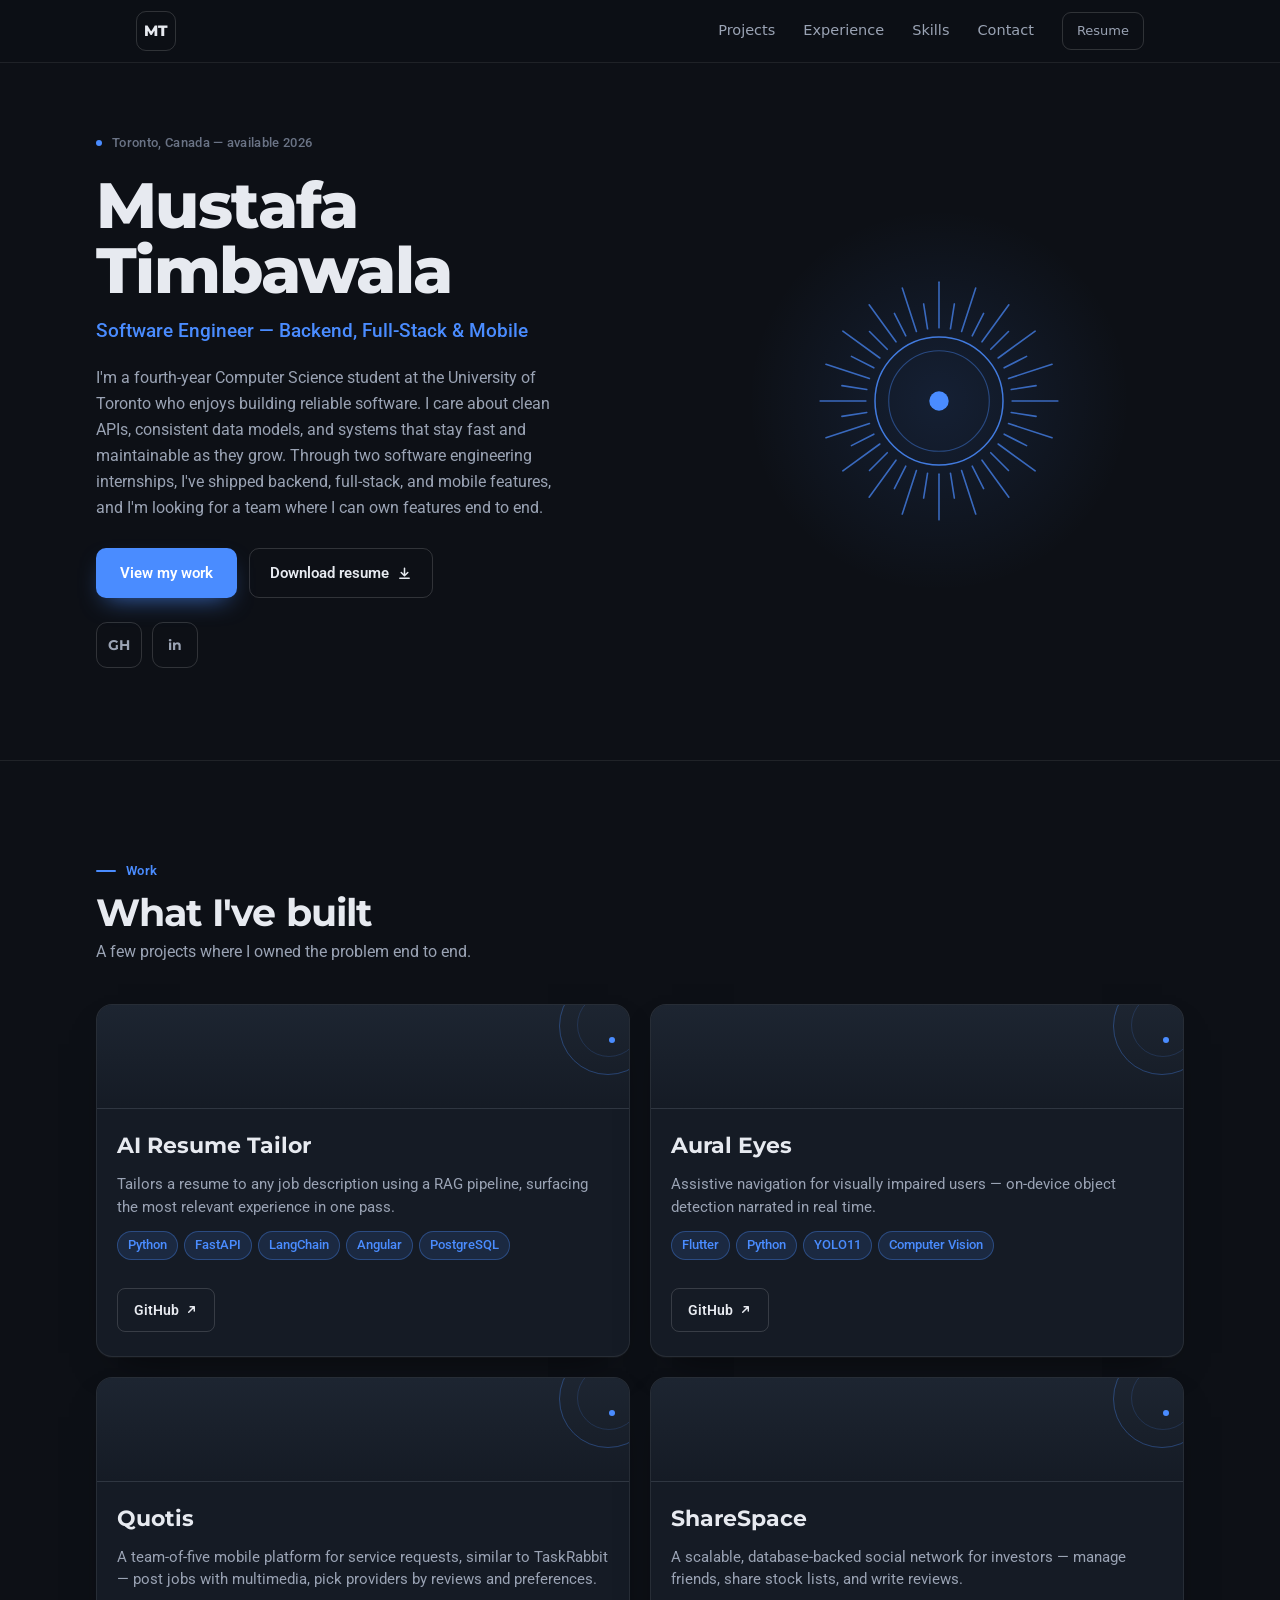
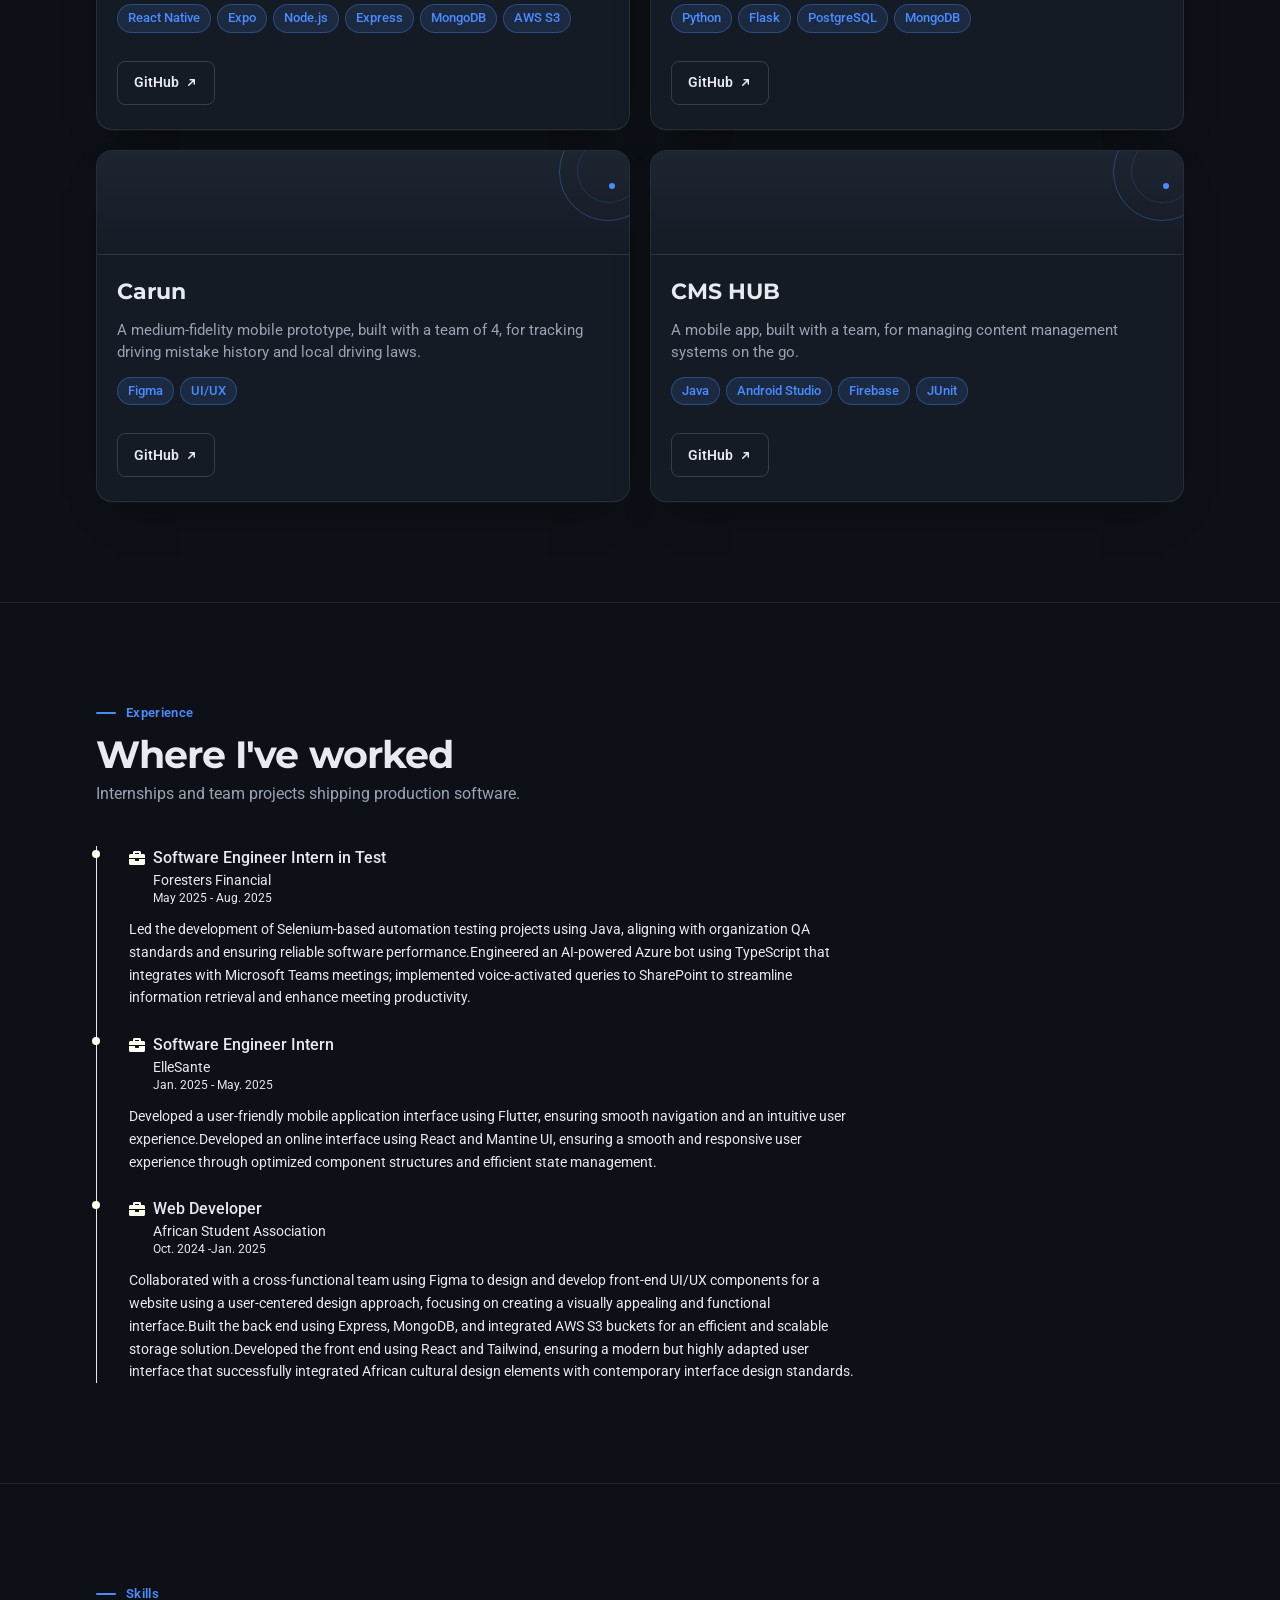
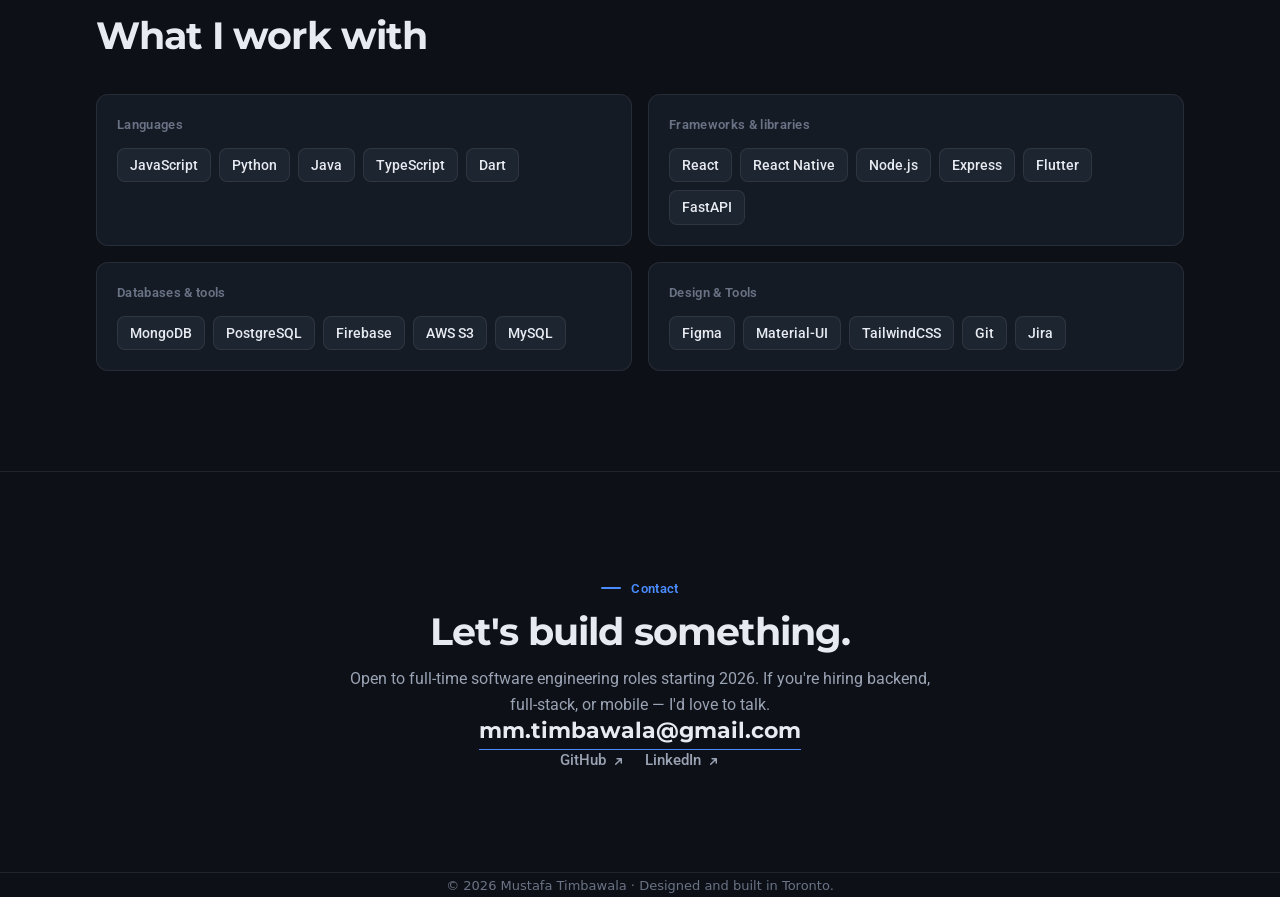
<file: index.html>
<!doctype html><html lang="en"><head><meta charset="utf-8"/><link rel="icon" href="./icon.png"/><meta name="viewport" content="width=device-width,initial-scale=1"/><meta name="theme-color" content="#0d1016"/><meta name="description" content="Mustafa Timbawala — Software Engineer specializing in backend, full-stack, and mobile development. 4th-year Computer Science student at the University of Toronto, building with Python, FastAPI, React, and React Native."/><meta name="robots" content="index, follow"/><link rel="canonical" href="https://mustafatimbawala.ca/"/><link rel="apple-touch-icon" href="./icon.png"/><link rel="manifest" href="/manifest.json"/><title>Mustafa Timbawala — Software Engineer</title><meta property="og:title" content="Mustafa Timbawala — Software Engineer"/><meta property="og:description" content="Backend, full-stack & mobile software engineer. Explore my projects, skills, and experience."/><meta property="og:image" content="https://mustafatimbawala.ca/Mustafa_PFP.png"/><meta property="og:url" content="https://mustafatimbawala.ca/"/><meta property="og:type" content="website"/><meta property="og:site_name" content="Mustafa Timbawala"/><meta name="twitter:card" content="summary_large_image"/><meta name="twitter:title" content="Mustafa Timbawala — Software Engineer"/><meta name="twitter:description" content="Backend, full-stack & mobile software engineer. Explore my projects, skills, and experience."/><meta name="twitter:image" content="https://mustafatimbawala.ca/Mustafa_PFP.png"/><script type="application/ld+json">{
        "@context": "https://schema.org",
        "@type": "Person",
        "name": "Mustafa Timbawala",
        "url": "https://mustafatimbawala.ca/",
        "jobTitle": "Software Engineer",
        "alumniOf": {
          "@type": "CollegeOrUniversity",
          "name": "University of Toronto"
        },
        "sameAs": [
          "https://github.com/MustafaTimbawala/MustafaTimbawala",
          "https://www.linkedin.com/in/mustafa-timbawala/"
        ]
      }</script><script defer="defer" src="/static/js/main.31c255e2.js"></script><link href="/static/css/main.864702d7.css" rel="stylesheet"></head><body><noscript>You need to enable JavaScript to run this app.</noscript><div id="root"></div></body></html>
</file>
<file: static/css/main.864702d7.css>
@import url(https://fonts.googleapis.com/css2?family=Montserrat:ital,wght@0,100..900;1,100..900&display=swap);@import url(https://fonts.googleapis.com/css2?family=Roboto:ital,wght@0,100..900;1,100..900&display=swap);*,:after,:before{--tw-border-spacing-x:0;--tw-border-spacing-y:0;--tw-translate-x:0;--tw-translate-y:0;--tw-rotate:0;--tw-skew-x:0;--tw-skew-y:0;--tw-scale-x:1;--tw-scale-y:1;--tw-pan-x: ;--tw-pan-y: ;--tw-pinch-zoom: ;--tw-scroll-snap-strictness:proximity;--tw-gradient-from-position: ;--tw-gradient-via-position: ;--tw-gradient-to-position: ;--tw-ordinal: ;--tw-slashed-zero: ;--tw-numeric-figure: ;--tw-numeric-spacing: ;--tw-numeric-fraction: ;--tw-ring-inset: ;--tw-ring-offset-width:0px;--tw-ring-offset-color:#fff;--tw-ring-color:#3b82f680;--tw-ring-offset-shadow:0 0 #0000;--tw-ring-shadow:0 0 #0000;--tw-shadow:0 0 #0000;--tw-shadow-colored:0 0 #0000;--tw-blur: ;--tw-brightness: ;--tw-contrast: ;--tw-grayscale: ;--tw-hue-rotate: ;--tw-invert: ;--tw-saturate: ;--tw-sepia: ;--tw-drop-shadow: ;--tw-backdrop-blur: ;--tw-backdrop-brightness: ;--tw-backdrop-contrast: ;--tw-backdrop-grayscale: ;--tw-backdrop-hue-rotate: ;--tw-backdrop-invert: ;--tw-backdrop-opacity: ;--tw-backdrop-saturate: ;--tw-backdrop-sepia: ;--tw-contain-size: ;--tw-contain-layout: ;--tw-contain-paint: ;--tw-contain-style: }::backdrop{--tw-border-spacing-x:0;--tw-border-spacing-y:0;--tw-translate-x:0;--tw-translate-y:0;--tw-rotate:0;--tw-skew-x:0;--tw-skew-y:0;--tw-scale-x:1;--tw-scale-y:1;--tw-pan-x: ;--tw-pan-y: ;--tw-pinch-zoom: ;--tw-scroll-snap-strictness:proximity;--tw-gradient-from-position: ;--tw-gradient-via-position: ;--tw-gradient-to-position: ;--tw-ordinal: ;--tw-slashed-zero: ;--tw-numeric-figure: ;--tw-numeric-spacing: ;--tw-numeric-fraction: ;--tw-ring-inset: ;--tw-ring-offset-width:0px;--tw-ring-offset-color:#fff;--tw-ring-color:#3b82f680;--tw-ring-offset-shadow:0 0 #0000;--tw-ring-shadow:0 0 #0000;--tw-shadow:0 0 #0000;--tw-shadow-colored:0 0 #0000;--tw-blur: ;--tw-brightness: ;--tw-contrast: ;--tw-grayscale: ;--tw-hue-rotate: ;--tw-invert: ;--tw-saturate: ;--tw-sepia: ;--tw-drop-shadow: ;--tw-backdrop-blur: ;--tw-backdrop-brightness: ;--tw-backdrop-contrast: ;--tw-backdrop-grayscale: ;--tw-backdrop-hue-rotate: ;--tw-backdrop-invert: ;--tw-backdrop-opacity: ;--tw-backdrop-saturate: ;--tw-backdrop-sepia: ;--tw-contain-size: ;--tw-contain-layout: ;--tw-contain-paint: ;--tw-contain-style: }
/*
! tailwindcss v3.4.17 | MIT License | https://tailwindcss.com
*/*,:after,:before{border:0 solid #e5e7eb;box-sizing:border-box}:after,:before{--tw-content:""}:host,html{-webkit-text-size-adjust:100%;font-feature-settings:normal;-webkit-tap-highlight-color:transparent;font-family:ui-sans-serif,system-ui,sans-serif,Apple Color Emoji,Segoe UI Emoji,Segoe UI Symbol,Noto Color Emoji;font-variation-settings:normal;line-height:1.5;tab-size:4}body{line-height:inherit;margin:0}hr{border-top-width:1px;color:inherit;height:0}abbr:where([title]){-webkit-text-decoration:underline dotted;text-decoration:underline dotted}h1,h2,h3,h4,h5,h6{font-size:inherit;font-weight:inherit}a{color:inherit;text-decoration:inherit}b,strong{font-weight:bolder}code,kbd,pre,samp{font-feature-settings:normal;font-family:ui-monospace,SFMono-Regular,Menlo,Monaco,Consolas,Liberation Mono,Courier New,monospace;font-size:1em;font-variation-settings:normal}small{font-size:80%}sub,sup{font-size:75%;line-height:0;position:relative;vertical-align:initial}sub{bottom:-.25em}sup{top:-.5em}table{border-collapse:collapse;border-color:inherit;text-indent:0}button,input,optgroup,select,textarea{font-feature-settings:inherit;color:inherit;font-family:inherit;font-size:100%;font-variation-settings:inherit;font-weight:inherit;letter-spacing:inherit;line-height:inherit;margin:0;padding:0}button,select{text-transform:none}button,input:where([type=button]),input:where([type=reset]),input:where([type=submit]){-webkit-appearance:button;background-color:initial;background-image:none}:-moz-focusring{outline:auto}:-moz-ui-invalid{box-shadow:none}progress{vertical-align:initial}::-webkit-inner-spin-button,::-webkit-outer-spin-button{height:auto}[type=search]{-webkit-appearance:textfield;outline-offset:-2px}::-webkit-search-decoration{-webkit-appearance:none}::-webkit-file-upload-button{-webkit-appearance:button;font:inherit}summary{display:list-item}blockquote,dd,dl,figure,h1,h2,h3,h4,h5,h6,hr,p,pre{margin:0}fieldset{margin:0}fieldset,legend{padding:0}menu,ol,ul{list-style:none;margin:0;padding:0}dialog{padding:0}textarea{resize:vertical}input::placeholder,textarea::placeholder{color:#9ca3af;opacity:1}[role=button],button{cursor:pointer}:disabled{cursor:default}audio,canvas,embed,iframe,img,object,svg,video{display:block;vertical-align:middle}img,video{height:auto;max-width:100%}[hidden]:where(:not([hidden=until-found])){display:none}.absolute{position:absolute}.relative{position:relative}.sticky{position:-webkit-sticky;position:sticky}.-inset-\[12\%\]{inset:-12%}.-left-\[5px\]{left:-5px}.-right-3{right:-.75rem}.-right-7{right:-1.75rem}.-top-3{top:-.75rem}.-top-7{top:-1.75rem}.right-3\.5{right:.875rem}.top-0{top:0}.top-1{top:.25rem}.top-8{top:2rem}.z-50{z-index:50}.mx-auto{margin-left:auto;margin-right:auto}.mb-10{margin-bottom:2.5rem}.mb-3\.5{margin-bottom:.875rem}.mb-4{margin-bottom:1rem}.mb-5{margin-bottom:1.25rem}.mb-\[10vh\]{margin-bottom:10vh}.mt-1{margin-top:.25rem}.mt-2\.5{margin-top:.625rem}.mt-3\.5{margin-top:.875rem}.mt-4{margin-top:1rem}.mt-5{margin-top:1.25rem}.mt-6{margin-top:1.5rem}.mt-7{margin-top:1.75rem}.block{display:block}.inline-block{display:inline-block}.flex{display:flex}.inline-flex{display:inline-flex}.grid{display:grid}.hidden{display:none}.aspect-square{aspect-ratio:1/1}.h-0\.5{height:.125rem}.h-1\.5{height:.375rem}.h-10{height:2.5rem}.h-11{height:2.75rem}.h-16{height:4rem}.h-2{height:.5rem}.h-4{height:1rem}.h-\[1\.8px\]{height:1.8px}.h-\[104px\]{height:104px}.h-\[38px\]{height:38px}.h-\[46px\]{height:46px}.h-\[50px\]{height:50px}.h-\[62px\]{height:62px}.h-\[98px\]{height:98px}.h-px{height:1px}.min-h-screen{min-height:100vh}.w-1\.5{width:.375rem}.w-10{width:2.5rem}.w-11{width:2.75rem}.w-16{width:4rem}.w-2{width:.5rem}.w-4{width:1rem}.w-5{width:1.25rem}.w-\[18px\]{width:18px}.w-\[190px\]{width:190px}.w-\[46px\]{width:46px}.w-\[85vw\]{width:85vw}.w-\[98px\]{width:98px}.w-full{width:100%}.max-w-6xl{max-width:72rem}.max-w-\[1120px\]{max-width:1120px}.max-w-\[30em\]{max-width:30em}.max-w-\[38em\]{max-width:38em}.max-w-\[620px\]{max-width:620px}.max-w-\[760px\]{max-width:760px}.max-w-full{max-width:100%}.flex-1{flex:1 1}.grow{flex-grow:1}.scroll-mt-\[74px\]{scroll-margin-top:74px}.grid-cols-1{grid-template-columns:repeat(1,minmax(0,1fr))}.flex-col{flex-direction:column}.flex-wrap{flex-wrap:wrap}.items-start{align-items:flex-start}.items-center{align-items:center}.justify-start{justify-content:flex-start}.justify-center{justify-content:center}.justify-between{justify-content:space-between}.gap-1\.5{gap:.375rem}.gap-2{gap:.5rem}.gap-2\.5{gap:.625rem}.gap-3{gap:.75rem}.gap-4{gap:1rem}.gap-5{gap:1.25rem}.gap-7{gap:1.75rem}.gap-8{gap:2rem}.space-y-1>:not([hidden])~:not([hidden]){--tw-space-y-reverse:0;margin-bottom:calc(.25rem*var(--tw-space-y-reverse));margin-top:calc(.25rem*(1 - var(--tw-space-y-reverse)))}.overflow-hidden{overflow:hidden}.overflow-visible{overflow:visible}.rounded-2xl{border-radius:1rem}.rounded-\[10px\]{border-radius:10px}.rounded-\[11px\]{border-radius:11px}.rounded-\[9px\]{border-radius:9px}.rounded-full{border-radius:9999px}.rounded-lg{border-radius:.5rem}.rounded-sm{border-radius:.125rem}.rounded-xl{border-radius:.75rem}.border{border-width:1px}.border-b{border-bottom-width:1px}.border-b-\[1\.5px\]{border-bottom-width:1.5px}.border-l{border-left-width:1px}.border-t{border-top-width:1px}.border-ac{--tw-border-opacity:1;border-color:#4a8cff;border-color:rgb(74 140 255/var(--tw-border-opacity,1))}.border-acb{border-color:#4a8cff57}.border-bd{border-color:#ffffff14}.border-bd2{border-color:#ffffff26}.bg-ac{--tw-bg-opacity:1;background-color:#4a8cff;background-color:rgb(74 140 255/var(--tw-bg-opacity,1))}.bg-acd{background-color:#4a8cff21}.bg-bg{--tw-bg-opacity:1;background-color:#0d1016;background-color:rgb(13 16 22/var(--tw-bg-opacity,1))}.bg-bg\/85{background-color:#0d1016d9}.bg-highlight-heavy{--tw-bg-opacity:1;background-color:#537d5d;background-color:rgb(83 125 93/var(--tw-bg-opacity,1))}.bg-primary{--tw-bg-opacity:1;background-color:ivory;background-color:rgb(255 255 240/var(--tw-bg-opacity,1))}.bg-surf{--tw-bg-opacity:1;background-color:#151b25;background-color:rgb(21 27 37/var(--tw-bg-opacity,1))}.bg-surf2{background-color:#1d2531;background-color:rgb(29 37 49/var(--tw-bg-opacity,1))}.bg-surf2,.bg-tx{--tw-bg-opacity:1}.bg-tx{background-color:#e7eaf0;background-color:rgb(231 234 240/var(--tw-bg-opacity,1))}.bg-gradient-to-b{background-image:linear-gradient(to bottom,var(--tw-gradient-stops))}.from-surf2{--tw-gradient-from:#1d2531 var(--tw-gradient-from-position);--tw-gradient-to:#1d253100 var(--tw-gradient-to-position);--tw-gradient-stops:var(--tw-gradient-from),var(--tw-gradient-to)}.to-surf{--tw-gradient-to:#151b25 var(--tw-gradient-to-position)}.p-5{padding:1.25rem}.px-2\.5{padding-left:.625rem;padding-right:.625rem}.px-3{padding-left:.75rem;padding-right:.75rem}.px-3\.5{padding-left:.875rem;padding-right:.875rem}.px-4{padding-left:1rem;padding-right:1rem}.px-5{padding-left:1.25rem;padding-right:1.25rem}.px-6{padding-left:1.5rem;padding-right:1.5rem}.px-\[7\.5vw\]{padding-left:7.5vw;padding-right:7.5vw}.py-1{padding-bottom:.25rem;padding-top:.25rem}.py-1\.5{padding-bottom:.375rem;padding-top:.375rem}.py-12{padding-bottom:3rem;padding-top:3rem}.py-\[100px\]{padding-bottom:100px;padding-top:100px}.py-\[5vh\]{padding-bottom:5vh;padding-top:5vh}.pb-1{padding-bottom:.25rem}.pb-3\.5{padding-bottom:.875rem}.pb-5{padding-bottom:1.25rem}.pb-6{padding-bottom:1.5rem}.pb-\[92px\]{padding-bottom:92px}.pl-8{padding-left:2rem}.pt-1{padding-top:.25rem}.pt-2{padding-top:.5rem}.pt-5{padding-top:1.25rem}.pt-\[70px\]{padding-top:70px}.text-center{text-align:center}.font-body{font-family:Montserrat}.font-text{font-family:Roboto}.text-3xl{font-size:1.875rem;line-height:2.25rem}.text-5xl{font-size:3rem;line-height:1}.text-\[12\.5px\]{font-size:12.5px}.text-\[13\.5px\]{font-size:13.5px}.text-\[13px\]{font-size:13px}.text-\[14\.5px\]{font-size:14.5px}.text-\[15\.5px\]{font-size:15.5px}.text-\[15px\]{font-size:15px}.text-\[19px\]{font-size:19px}.text-\[42px\]{font-size:42px}.text-base{font-size:1rem;line-height:1.5rem}.text-lg{font-size:1.125rem;line-height:1.75rem}.text-sm{font-size:.875rem;line-height:1.25rem}.text-xl{font-size:1.25rem;line-height:1.75rem}.text-xs{font-size:.75rem;line-height:1rem}.font-bold{font-weight:700}.font-extrabold{font-weight:800}.font-medium{font-weight:500}.font-semibold{font-weight:600}.leading-\[1\.02\]{line-height:1.02}.leading-\[1\.55\]{line-height:1.55}.leading-\[1\.62\]{line-height:1.62}.leading-\[1\.6\]{line-height:1.6}.leading-relaxed{line-height:1.625}.tracking-tight{letter-spacing:-.025em}.tracking-wide{letter-spacing:.025em}.text-ac{--tw-text-opacity:1;color:#4a8cff;color:rgb(74 140 255/var(--tw-text-opacity,1))}.text-primary{--tw-text-opacity:1;color:ivory;color:rgb(255 255 240/var(--tw-text-opacity,1))}.text-tx{color:#e7eaf0;color:rgb(231 234 240/var(--tw-text-opacity,1))}.text-tx,.text-tx2{--tw-text-opacity:1}.text-tx2{color:#9aa3b4;color:rgb(154 163 180/var(--tw-text-opacity,1))}.text-tx3{--tw-text-opacity:1;color:#6a7385;color:rgb(106 115 133/var(--tw-text-opacity,1))}.text-white{--tw-text-opacity:1;color:#fff;color:rgb(255 255 255/var(--tw-text-opacity,1))}.opacity-50{opacity:.5}.shadow-\[0_10px_24px_-10px_rgba\(74\2c 140\2c 255\2c \.7\)\]{--tw-shadow:0 10px 24px -10px #4a8cffb3;--tw-shadow-colored:0 10px 24px -10px var(--tw-shadow-color);box-shadow:0 0 #0000,0 0 #0000,var(--tw-shadow);box-shadow:var(--tw-ring-offset-shadow,0 0 #0000),var(--tw-ring-shadow,0 0 #0000),var(--tw-shadow)}.shadow-\[0_1px_0_rgba\(255\2c 255\2c 255\2c \.03\)\2c 0_18px_40px_-22px_rgba\(0\2c 0\2c 0\2c \.6\)\]{--tw-shadow:0 1px 0 #ffffff08,0 18px 40px -22px #0009;--tw-shadow-colored:0 1px 0 var(--tw-shadow-color),0 18px 40px -22px var(--tw-shadow-color);box-shadow:0 0 #0000,0 0 #0000,var(--tw-shadow);box-shadow:var(--tw-ring-offset-shadow,0 0 #0000),var(--tw-ring-shadow,0 0 #0000),var(--tw-shadow)}.ring{--tw-ring-offset-shadow:var(--tw-ring-inset) 0 0 0 var(--tw-ring-offset-width) var(--tw-ring-offset-color);--tw-ring-shadow:var(--tw-ring-inset) 0 0 0 calc(3px + var(--tw-ring-offset-width)) var(--tw-ring-color);box-shadow:var(--tw-ring-offset-shadow),var(--tw-ring-shadow),0 0 #0000;box-shadow:var(--tw-ring-offset-shadow),var(--tw-ring-shadow),var(--tw-shadow,0 0 #0000)}.backdrop-blur-md{--tw-backdrop-blur:blur(12px);-webkit-backdrop-filter:var(--tw-backdrop-blur) var(--tw-backdrop-brightness) var(--tw-backdrop-contrast) var(--tw-backdrop-grayscale) var(--tw-backdrop-hue-rotate) var(--tw-backdrop-invert) var(--tw-backdrop-opacity) var(--tw-backdrop-saturate) var(--tw-backdrop-sepia);backdrop-filter:var(--tw-backdrop-blur) var(--tw-backdrop-brightness) var(--tw-backdrop-contrast) var(--tw-backdrop-grayscale) var(--tw-backdrop-hue-rotate) var(--tw-backdrop-invert) var(--tw-backdrop-opacity) var(--tw-backdrop-saturate) var(--tw-backdrop-sepia)}.transition-colors{transition-duration:.15s;transition-property:color,background-color,border-color,fill,stroke,-webkit-text-decoration-color;transition-property:color,background-color,border-color,text-decoration-color,fill,stroke;transition-property:color,background-color,border-color,text-decoration-color,fill,stroke,-webkit-text-decoration-color;transition-timing-function:cubic-bezier(.4,0,.2,1)}html{scroll-behavior:smooth}.last\:pb-0:last-child{padding-bottom:0}.hover\:border-ac:hover{--tw-border-opacity:1;border-color:#4a8cff;border-color:rgb(74 140 255/var(--tw-border-opacity,1))}.hover\:bg-ac:hover{--tw-bg-opacity:1;background-color:#4a8cff;background-color:rgb(74 140 255/var(--tw-bg-opacity,1))}.hover\:bg-ac2:hover{--tw-bg-opacity:1;background-color:#7aa9ff;background-color:rgb(122 169 255/var(--tw-bg-opacity,1))}.hover\:text-ac:hover{--tw-text-opacity:1;color:#4a8cff;color:rgb(74 140 255/var(--tw-text-opacity,1))}.hover\:text-tx:hover{--tw-text-opacity:1;color:#e7eaf0;color:rgb(231 234 240/var(--tw-text-opacity,1))}.hover\:text-white:hover{--tw-text-opacity:1;color:#fff;color:rgb(255 255 255/var(--tw-text-opacity,1))}@media (min-width:768px){.md\:flex{display:flex}.md\:hidden{display:none}.md\:w-\[320px\]{width:320px}.md\:grid-cols-2{grid-template-columns:repeat(2,minmax(0,1fr))}.md\:grid-cols-\[1\.05fr_0\.95fr\]{grid-template-columns:1.05fr .95fr}.md\:gap-14{gap:3.5rem}.md\:px-14{padding-left:3.5rem;padding-right:3.5rem}.md\:text-\[19px\]{font-size:19px}.md\:text-\[22px\]{font-size:22px}.md\:text-\[38px\]{font-size:38px}.md\:text-\[64px\]{font-size:64px}}
/*# sourceMappingURL=main.864702d7.css.map*/
</file>
